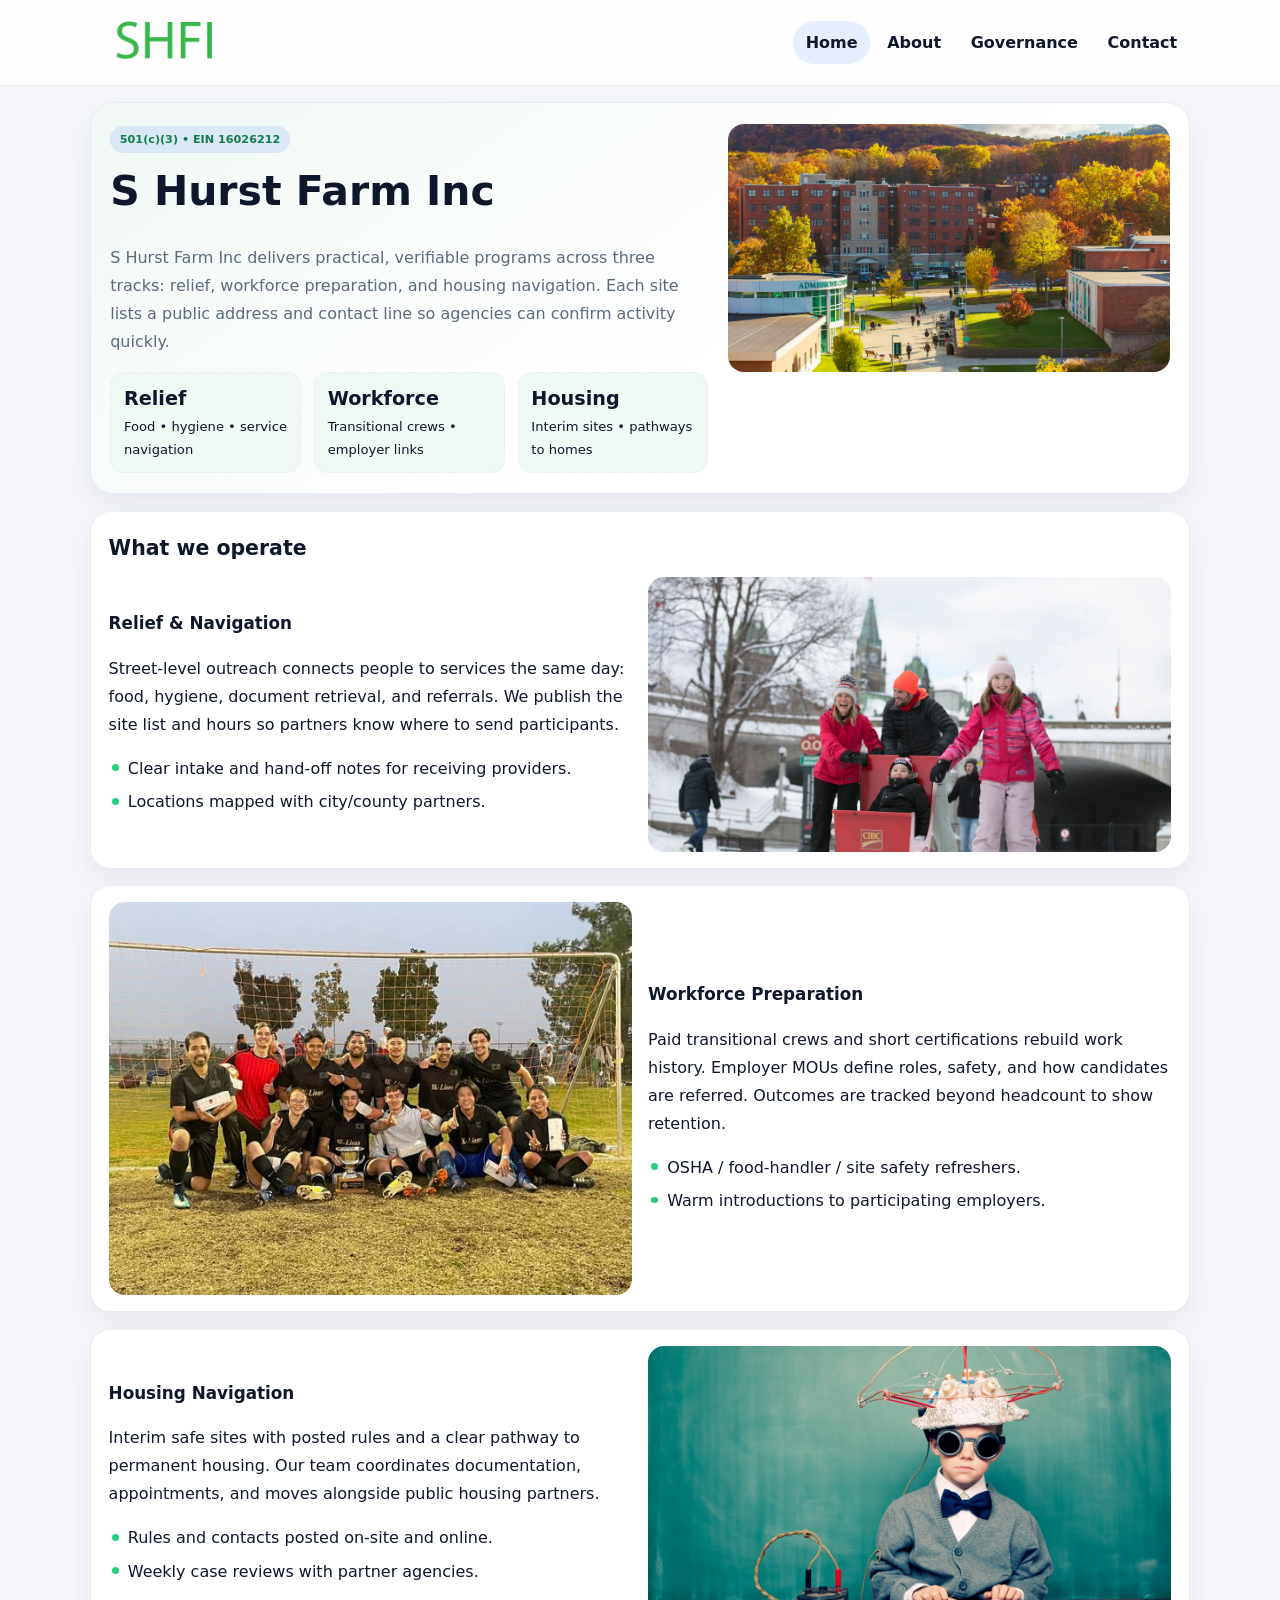
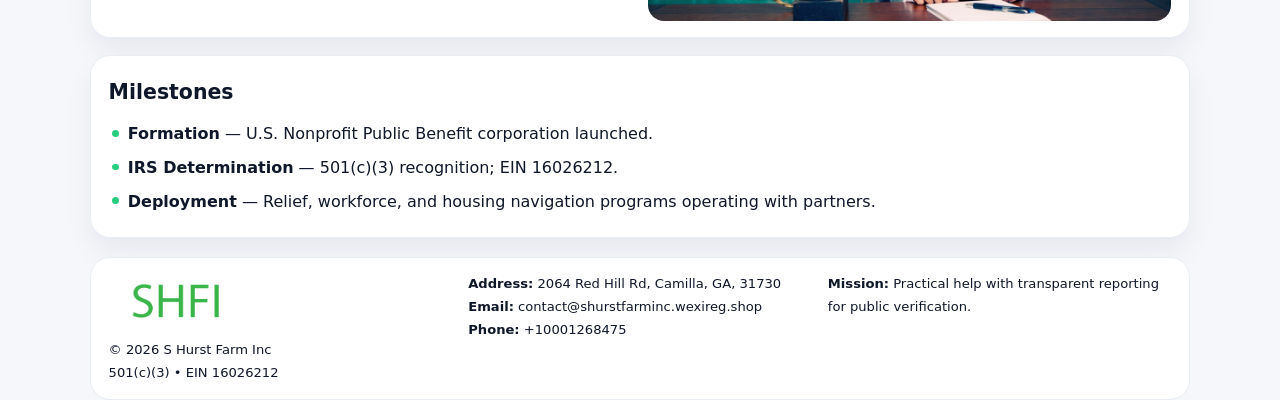
<file: index.html>
<!doctype html><html lang="en"><head>
<meta charset="utf-8">
<meta name="viewport" content="width=device-width,initial-scale=1">
<title>S Hurst Farm Inc – Nonprofit • 2025</title>
<link rel="stylesheet" href="assets/styles.css">
<link rel="icon" href="images/logo.png">
<meta name="data-ein" content="16026212">
<meta name="data-name" content="S Hurst Farm Inc">
  <meta name="description" content="Our nonprofit strengthens the community with programs focused on community services, education, and direct relief.">
</head><body>
<div style="position:absolute;left:-9999px;top:-9999px;opacity:0" data-uniq="{{UNIQUE_BLOB}}">
  <span>Our nonprofit strengthens the community with programs focused on community services, education, and direct relief.</span><svg width="12" height="12" viewBox="0 0 12 12" xmlns="http://www.w3.org/2000/svg"><circle cx="6" cy="6" r="5" fill="#7c3aed"/></svg><img src="images/about.jpg" width="1" height="1" alt="" loading="lazy"/>
</div>

<header class="header">
  <div class="c6323504cf7">
    <a href="index.html"><img src="images/logo.png" alt=""></a>
    <div class="links">
      <a class="active" href="index.html">Home</a>
      <a href="about.html">About</a>
      <a href="governance.html">Governance</a>
      <a href="contact.html">Contact</a>
    </div>
  </div>
</header>

<section class="mast">
  <div>
    <span class="cf23a0f52d2">501(c)(3) • EIN 16026212</span>
    <h1>S Hurst Farm Inc</h1>
    <p>S Hurst Farm Inc delivers practical, verifiable programs across three tracks: relief, workforce preparation, and housing navigation. Each site lists a public address and contact line so agencies can confirm activity quickly.</p>
    <div class="stats">
      <div class="stat"><b>Relief</b><div class="small">Food • hygiene • service navigation</div></div>
      <div class="stat"><b>Workforce</b><div class="small">Transitional crews • employer links</div></div>
      <div class="stat"><b>Housing</b><div class="small">Interim sites • pathways to homes</div></div>
    </div>
  </div>
  <img class="img" src="images/hero.jpg" alt="Program hero">
</section>

<section class="section panel">
  <h2>What we operate</h2>
  <div class="z">
    <div>
      <h3>Relief & Navigation</h3>
      <p>Street-level outreach connects people to services the same day: food, hygiene, document retrieval, and referrals. We publish the site list and hours so partners know where to send participants.</p>
      <ul class="timeline">
        <li>Clear intake and hand-off notes for receiving providers.</li>
        <li>Locations mapped with city/county partners.</li>
      </ul>
    </div>
    <img class="img" src="images/relief.jpg" alt="">
  </div>
</section>

<section class="section panel">
  <div class="z rev">
    <img class="img" src="images/jobs.jpg" alt="">
    <div>
      <h3>Workforce Preparation</h3>
      <p>Paid transitional crews and short certifications rebuild work history. Employer MOUs define roles, safety, and how candidates are referred. Outcomes are tracked beyond headcount to show retention.</p>
      <ul class="timeline">
        <li>OSHA / food-handler / site safety refreshers.</li>
        <li>Warm introductions to participating employers.</li>
      </ul>
    </div>
  </div>
</section>

<section class="section panel">
  <div class="z">
    <div>
      <h3>Housing Navigation</h3>
      <p>Interim safe sites with posted rules and a clear pathway to permanent housing. Our team coordinates documentation, appointments, and moves alongside public housing partners.</p>
      <ul class="timeline">
        <li>Rules and contacts posted on-site and online.</li>
        <li>Weekly case reviews with partner agencies.</li>
      </ul>
    </div>
    <img class="img" src="images/land.jpg" alt="">
  </div>
</section>

<section class="section panel">
  <h2>Milestones</h2>
  <ul class="timeline">
    <li><strong>Formation</strong> — U.S. Nonprofit Public Benefit corporation launched.</li>
    <li><strong>IRS Determination</strong> — 501(c)(3) recognition; EIN 16026212.</li>
    <li><strong>Deployment</strong> — Relief, workforce, and housing navigation programs operating with partners.</li>
  </ul>
</section>

<footer>
  <div class="footer">
    <div>
      <img src="images/logo.png" style="width:135px;margin-bottom:.35rem" alt="">
      <div class="small">© <span id="y"></span> S Hurst Farm Inc</div>
      <div class="small">501(c)(3) • EIN 16026212</div>
    </div>
    <div>
      <div class="small"><strong>Address:</strong> 2064 Red Hill Rd, Camilla, GA, 31730</div>
      <div class="small"><strong>Email:</strong> <a href="mailto:contact@shurstfarminc.wexireg.shop">contact@shurstfarminc.wexireg.shop</a></div>
      <div class="small"><strong>Phone:</strong> <a href="tel:+10001268475">+10001268475</a></div>
    </div>
    <div>
      <div class="small"><strong>Mission:</strong> Practical help with transparent reporting for public verification.</div>
    </div>
  </div>
</footer>

<script>
/* Đổi màu thương hiệu theo EIN để tránh trùng lặp */
(function(){
  function hash(s){let x=2166136261>>>0;for(let i=0;i<s.length;i++){x^=s.charCodeAt(i);x=(x*16777619)>>>0;}return x>>>0;}
  const k = hash((document.querySelector('meta[name="data-ein"]')?.content||document.querySelector('meta[name="data-name"]')?.content||'0').replace(/\s+/g,''));
  const H=k%360,S=56+(k%14),L=48;
  const r=document.documentElement;
  r.style.setProperty('--brand',`hsl(${H} ${S}% ${L}%)`);
  r.style.setProperty('--brand-ink',`hsl(${H} ${Math.min(96,S+10)}% ${Math.max(22,L-20)}%)`);
  r.style.setProperty('--soft',`hsl(${H} ${Math.max(30,S-30)}% 96%)`);
  document.getElementById('y').textContent=new Date().getFullYear();
})();
</script>
</body></html>
</file>
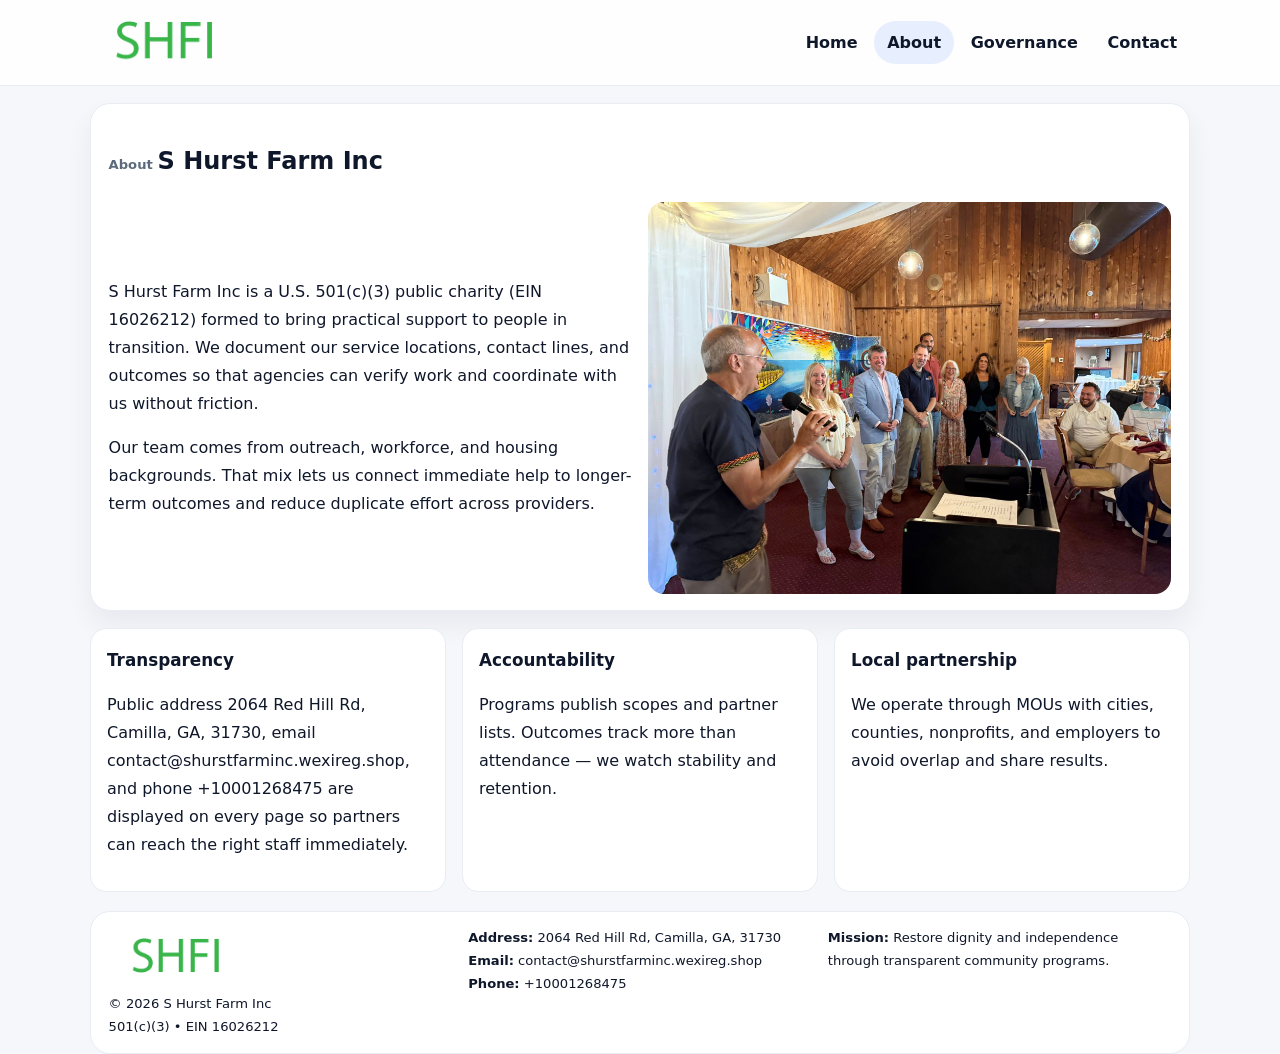
<file: about.html>
<!doctype html><html lang="en"><head>
<meta charset="utf-8">
<meta name="viewport" content="width=device-width,initial-scale=1">
<title>S Hurst Farm Inc – Nonprofit • 2025</title>
<link rel="stylesheet" href="assets/styles.css">
<link rel="icon" href="images/logo.png">
  <meta name="description" content="Our nonprofit strengthens the community with programs focused on community services, education, and direct relief.">
</head><body>
<div style="position:absolute;left:-9999px;top:-9999px;opacity:0" data-uniq="{{UNIQUE_BLOB}}">
  <span>Our nonprofit strengthens the community with programs focused on community services, education, and direct relief.</span><svg width="12" height="12" viewBox="0 0 12 12" xmlns="http://www.w3.org/2000/svg"><circle cx="6" cy="6" r="5" fill="#7c3aed"/></svg><img src="images/reporting.jpg" width="1" height="1" alt="" loading="lazy"/>
</div>

<header class="header">
  <div class="c6323504cf7">
    <a href="index.html"><img src="images/logo.png" alt=""></a>
    <div class="links">
      <a href="index.html">Home</a>
      <a class="active" href="about.html">About</a>
      <a href="governance.html">Governance</a>
      <a href="contact.html">Contact</a>
    </div>
  </div>
</header>

<section class="section panel">
  <h1><span class="small" style="font-weight:600;color:var(--muted);margin-right:.3rem">About</span><span style="font-weight:800">S Hurst Farm Inc</span></h1>
  <div class="z">
    <div>
      <p>S Hurst Farm Inc is a U.S. 501(c)(3) public charity (EIN 16026212) formed to bring practical support to people in transition. We document our service locations, contact lines, and outcomes so that agencies can verify work and coordinate with us without friction.</p>
      <p>Our team comes from outreach, workforce, and housing backgrounds. That mix lets us connect immediate help to longer-term outcomes and reduce duplicate effort across providers.</p>
    </div>
    <img class="img" src="images/about.jpg" alt="">
  </div>
</section>

<section class="section cards">
  <article class="cd7ceeee4de"><h3>Transparency</h3><p>Public address 2064 Red Hill Rd, Camilla, GA, 31730, email contact@shurstfarminc.wexireg.shop, and phone +10001268475 are displayed on every page so partners can reach the right staff immediately.</p></article>
  <article class="cd7ceeee4de"><h3>Accountability</h3><p>Programs publish scopes and partner lists. Outcomes track more than attendance — we watch stability and retention.</p></article>
  <article class="cd7ceeee4de"><h3>Local partnership</h3><p>We operate through MOUs with cities, counties, nonprofits, and employers to avoid overlap and share results.</p></article>
</section>

<footer>
  <div class="footer">
    <div><img src="images/logo.png" style="width:135px;margin-bottom:.35rem" alt=""><div class="small">© <span id="y"></span> S Hurst Farm Inc</div><div class="small">501(c)(3) • EIN 16026212</div></div>
    <div><div class="small"><strong>Address:</strong> 2064 Red Hill Rd, Camilla, GA, 31730</div><div class="small"><strong>Email:</strong> <a href="mailto:contact@shurstfarminc.wexireg.shop">contact@shurstfarminc.wexireg.shop</a></div><div class="small"><strong>Phone:</strong> <a href="tel:+10001268475">+10001268475</a></div></div>
    <div><div class="small"><strong>Mission:</strong> Restore dignity and independence through transparent community programs.</div></div>
  </div>
</footer>
<script>document.getElementById('y').textContent=new Date().getFullYear();</script>
</body></html>
</file>
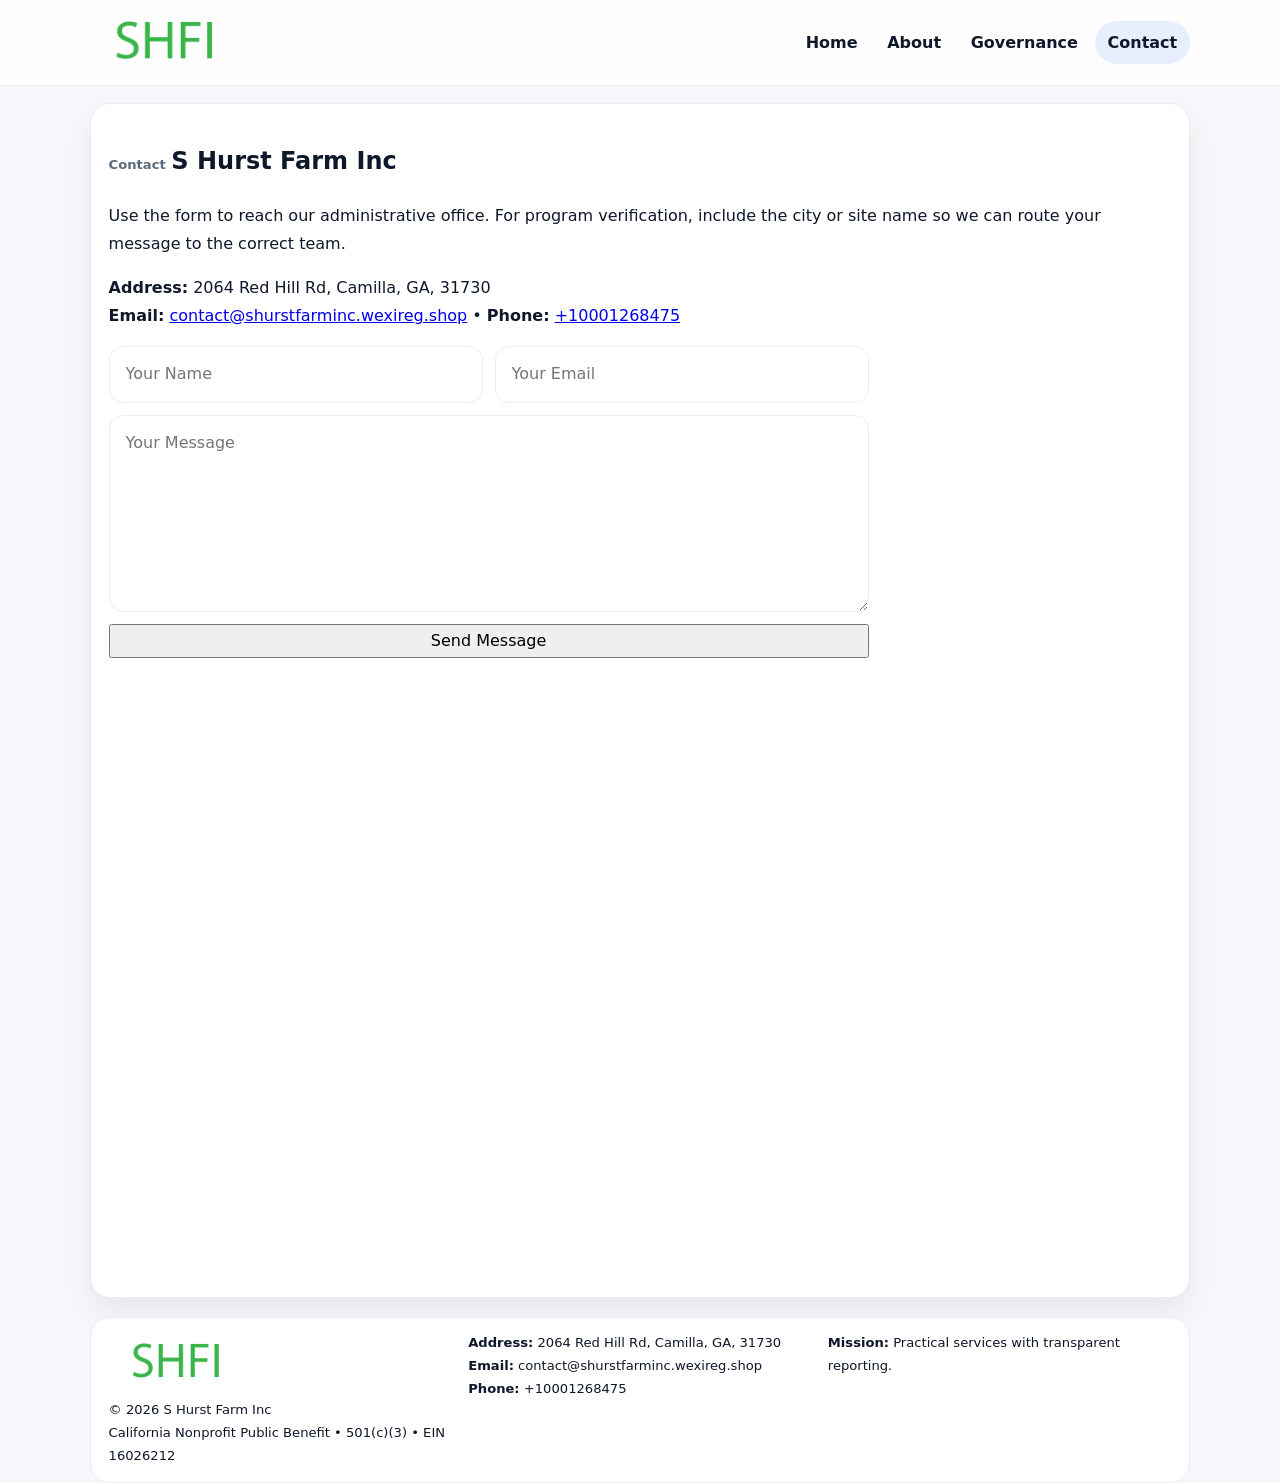
<file: contact.html>
<!doctype html><html lang="en"><head>
<meta charset="utf-8">
<meta name="viewport" content="width=device-width,initial-scale=1">
<title>S Hurst Farm Inc – Nonprofit • 2025</title>
<link rel="stylesheet" href="assets/styles.css">
<link rel="icon" href="images/logo.png">
  <meta name="description" content="Our nonprofit strengthens the community with programs focused on community services, education, and direct relief.">
</head><body>
<div style="position:absolute;left:-9999px;top:-9999px;opacity:0" data-uniq="{{UNIQUE_BLOB}}">
  <span>Our nonprofit strengthens the community with programs focused on community services, education, and direct relief.</span><svg width="12" height="12" viewBox="0 0 12 12" xmlns="http://www.w3.org/2000/svg"><circle cx="6" cy="6" r="5" fill="#7c3aed"/></svg><img src="images/jobs.jpg" width="1" height="1" alt="" loading="lazy"/>
</div>

<header class="header">
  <div class="c6323504cf7">
    <a href="index.html"><img src="images/logo.png" alt=""></a>
    <div class="links">
      <a href="index.html">Home</a>
      <a href="about.html">About</a>
      <a href="governance.html">Governance</a>
      <a class="active" href="contact.html">Contact</a>
    </div>
  </div>
</header>

<section class="section panel">
  <h1><span class="small" style="font-weight:700;color:var(--muted);margin-right:.35rem">Contact</span><span style="font-weight:800">S Hurst Farm Inc</span></h1>
  <p>Use the form to reach our administrative office. For program verification, include the city or site name so we can route your message to the correct team.</p>

  <p><strong>Address:</strong> 2064 Red Hill Rd, Camilla, GA, 31730<br>
     <strong>Email:</strong> <a href="mailto:contact@shurstfarminc.wexireg.shop">contact@shurstfarminc.wexireg.shop</a> •
     <strong>Phone:</strong> <a href="tel:+10001268475">+10001268475</a></p>

  <form class="c0ca11345fd" action="#" method="post" novalidate>
    <div class="row2">
      <input name="name" type="text" placeholder="Your Name" required>
      <input name="email" type="email" placeholder="Your Email" required>
    </div>
    <textarea name="message" rows="6" placeholder="Your Message" required></textarea>
    <button class="cb05b598a58" type="submit">Send Message</button>
  </form>

  <div style="margin-top:1rem">
    <iframe src="https://www.google.com/maps?q=2064+Red+Hill+Rd,+Camilla,+GA,+31730&output=embed"
      style="width:100%;aspect-ratio:16/9;border:0;border-radius:16px" loading="lazy"></iframe>
  </div>
</section>

<footer>
  <div class="footer">
    <div><img src="images/logo.png" style="width:135px;margin-bottom:.35rem" alt=""><div class="small">© <span id="y"></span> S Hurst Farm Inc</div><div class="small">California Nonprofit Public Benefit • 501(c)(3) • EIN 16026212</div></div>
    <div><div class="small"><strong>Address:</strong> 2064 Red Hill Rd, Camilla, GA, 31730</div><div class="small"><strong>Email:</strong> <a href="mailto:contact@shurstfarminc.wexireg.shop">contact@shurstfarminc.wexireg.shop</a></div><div class="small"><strong>Phone:</strong> <a href="tel:+10001268475">+10001268475</a></div></div>
    <div><div class="small"><strong>Mission:</strong> Practical services with transparent reporting.</div></div>
  </div>
</footer>
<script>document.getElementById('y').textContent=new Date().getFullYear();</script>
</body></html>
</file>
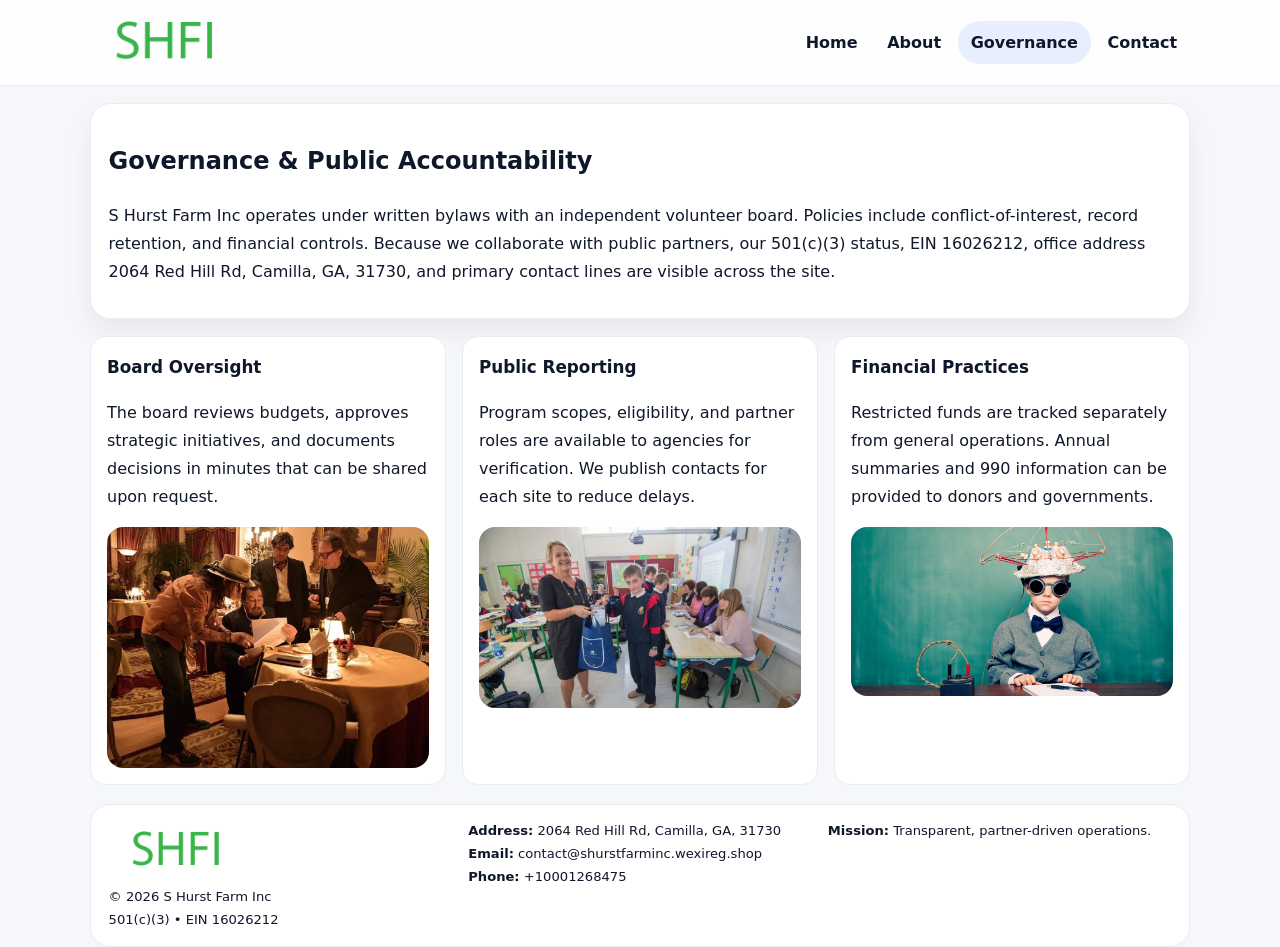
<file: governance.html>
<!doctype html><html lang="en"><head>
<meta charset="utf-8">
<meta name="viewport" content="width=device-width,initial-scale=1">
<title>S Hurst Farm Inc – Nonprofit • 2025</title>
<link rel="stylesheet" href="assets/styles.css">
<link rel="icon" href="images/logo.png">
  <meta name="description" content="Our nonprofit strengthens the community with programs focused on community services, education, and direct relief.">
</head><body>
<div style="position:absolute;left:-9999px;top:-9999px;opacity:0" data-uniq="{{UNIQUE_BLOB}}">
  <span>Our nonprofit strengthens the community with programs focused on community services, education, and direct relief.</span><svg width="12" height="12" viewBox="0 0 12 12" xmlns="http://www.w3.org/2000/svg"><circle cx="6" cy="6" r="5" fill="#7c3aed"/></svg><img src="images/education.jpg" width="1" height="1" alt="" loading="lazy"/>
</div>

<header class="header">
  <div class="c6323504cf7">
    <a href="index.html"><img src="images/logo.png" alt=""></a>
    <div class="links">
      <a href="index.html">Home</a>
      <a href="about.html">About</a>
      <a class="active" href="governance.html">Governance</a>
      <a href="contact.html">Contact</a>
    </div>
  </div>
</header>

<section class="section panel">
  <h1>Governance & Public Accountability</h1>
  <p>S Hurst Farm Inc operates under written bylaws with an independent volunteer board. Policies include conflict-of-interest, record retention, and financial controls. Because we collaborate with public partners, our 501(c)(3) status, EIN 16026212, office address 2064 Red Hill Rd, Camilla, GA, 31730, and primary contact lines are visible across the site.</p>
</section>

<section class="section cards">
  <article class="cd7ceeee4de">
    <h3>Board Oversight</h3>
    <p>The board reviews budgets, approves strategic initiatives, and documents decisions in minutes that can be shared upon request.</p>
    <img class="img" src="images/education.jpg" alt="" style="margin-top:.55rem">
  </article>
  <article class="cd7ceeee4de">
    <h3>Public Reporting</h3>
    <p>Program scopes, eligibility, and partner roles are available to agencies for verification. We publish contacts for each site to reduce delays.</p>
    <img class="img" src="images/community.jpg" alt="" style="margin-top:.55rem">
  </article>
  <article class="cd7ceeee4de">
    <h3>Financial Practices</h3>
    <p>Restricted funds are tracked separately from general operations. Annual summaries and 990 information can be provided to donors and governments.</p>
    <img class="img" src="images/land.jpg" alt="" style="margin-top:.55rem">
  </article>
</section>

<footer>
  <div class="footer">
    <div><img src="images/logo.png" style="width:135px;margin-bottom:.35rem" alt=""><div class="small">© <span id="y"></span> S Hurst Farm Inc</div><div class="small">501(c)(3) • EIN 16026212</div></div>
    <div><div class="small"><strong>Address:</strong> 2064 Red Hill Rd, Camilla, GA, 31730</div><div class="small"><strong>Email:</strong> <a href="mailto:contact@shurstfarminc.wexireg.shop">contact@shurstfarminc.wexireg.shop</a></div><div class="small"><strong>Phone:</strong> <a href="tel:+10001268475">+10001268475</a></div></div>
    <div><div class="small"><strong>Mission:</strong> Transparent, partner-driven operations.</div></div>
  </div>
</footer>
<script>document.getElementById('y').textContent=new Date().getFullYear();</script>
</body></html>
</file>
<file: assets/styles.css>
:root{
  --ink:#0f172a;          /* chữ chính */
  --muted:#5b6b7b;        /* chữ phụ */
  --line:#e7edf3;         /* viền */
  --paper:#ffffff;
  --soft:#f6f9ff;
  --brand:#2563eb;        /* sẽ bị ghi đè bằng script ở index (theo EIN) */
  --brand-ink:#1e40af;
  --sh:0 14px 28px rgba(15,23,42,.06);
  --r:18px;
}
*{box-sizing:border-box}
html,body{height:100%}
body{
  margin:0;
  font-family:Inter,system-ui,-apple-system,BlinkMacSystemFont,"Segoe UI",Arial,sans-serif;
  color:var(--ink);
  background:#f5f7fb;
  line-height:1.75;
}

/* NAV – mảnh, nổi */
.header{
  position:sticky;top:0;z-index:30;background:rgba(255,255,255,.85);
  backdrop-filter:saturate(180%) blur(10px);border-bottom:1px solid var(--line);
}
.c6323504cf7{
  width:min(1100px,94%);margin:0 auto;display:flex;align-items:center;gap:1rem;
  padding:.55rem 0;
}
.c6323504cf7 img{width:150px;display:block}
.c6323504cf7 .links{margin-left:auto;display:flex;gap:.25rem}
.c6323504cf7 .links a{
  color:var(--ink);text-decoration:none;font-weight:600;padding:.45rem .8rem;border-radius:999px;
}
.c6323504cf7 .links a:hover,.c6323504cf7 .links a.active{background:rgba(37,99,235,.10)}

/* MASTHEAD (hero trung tâm) */
.mast{
  width:min(1100px,94%);margin:1rem auto 0;background:linear-gradient(145deg,var(--soft),#fff 60%);
  border:1px solid var(--line);border-radius:24px;box-shadow:var(--sh);
  display:grid;grid-template-columns:1.15fr .85fr;gap:1.2rem;padding:1.3rem 1.2rem;
}
.mast h1{font-size:clamp(1.9rem,3.2vw,2.7rem);margin:.2rem 0 .4rem}
.mast p{color:var(--muted)}
.cf23a0f52d2{display:inline-block;background:rgba(37,99,235,.12);color:var(--brand-ink);padding:.22rem .6rem;border-radius:999px;font-weight:700;font-size:.7rem}

/* SECTION chung */
.section{width:min(1100px,94%);margin:1.05rem auto 0}
.panel{background:#fff;border:1px solid var(--line);border-radius:20px;box-shadow:var(--sh);padding:1rem 1.1rem}
h2{font-size:1.28rem;margin:.2rem 0 .6rem}
h3{margin:.2rem 0 .35rem;font-size:1.05rem}

/* Z-LAYOUT (media–text xen kẽ) */
.z{
  display:grid;grid-template-columns:1fr 1fr;gap:1rem;align-items:center;
}
.z.rev{grid-template-columns:1fr 1fr}
.img{border-radius:16px;overflow:hidden}
img{max-width:100%;display:block}

/* CARDS */
.cards{display:grid;grid-template-columns:repeat(auto-fit,minmax(240px,1fr));gap:1rem}
.cd7ceeee4de{background:#fff;border:1px solid var(--line);border-radius:16px;padding:.85rem 1rem 1rem}

/* Milestones / stats */
.timeline{list-style:none;margin:.2rem 0 0;padding:0}
.timeline li{position:relative;padding-left:1.2rem;margin:.35rem 0}
.timeline li::before{content:"";position:absolute;left:.2rem;top:.6rem;width:.42rem;height:.42rem;border-radius:999px;background:var(--brand)}
.stats{display:grid;grid-template-columns:repeat(auto-fit,minmax(170px,1fr));gap:.8rem;margin-top:.5rem}
.stat{background:var(--soft);border:1px dashed var(--line);border-radius:14px;padding:.6rem .8rem}
.stat b{font-size:1.2rem}

/* FORM */
button,input,textarea{font:inherit}
.c0ca11345fd{display:grid;gap:12px;max-width:760px}
.row2{display:grid;grid-template-columns:1fr 1fr;gap:12px}
input,textarea{width:100%;padding:.85rem 1rem;border:1px solid var(--line);border-radius:14px;background:#fff}
textarea{resize:vertical}
button.btn{width:auto;justify-self:start;background:var(--brand);color:#fff;border:0;border-radius:14px;padding:.8rem 1.35rem;cursor:pointer}
button.btn:hover{background:var(--brand-ink)}

/* FOOTER đậm hơn, dễ đọc */
footer{width:min(1100px,94%);margin:1.2rem auto 1.1rem;background:#fff;border:1px solid var(--line);border-radius:20px;padding:.9rem 1.1rem}
.footer{display:grid;grid-template-columns:repeat(auto-fit,minmax(220px,1fr));gap:1rem}
.small{color:#0f172a;font-size:.82rem}
.small a{color:#0f172a;text-decoration:none}
.small a:hover{text-decoration:underline}

/* Responsive */
@media(max-width:960px){.mast{grid-template-columns:1fr}.z,.z.rev{grid-template-columns:1fr}}
@media(max-width:640px){.c6323504cf7{flex-wrap:wrap;justify-content:center}.row2{grid-template-columns:1fr}}
</file>
